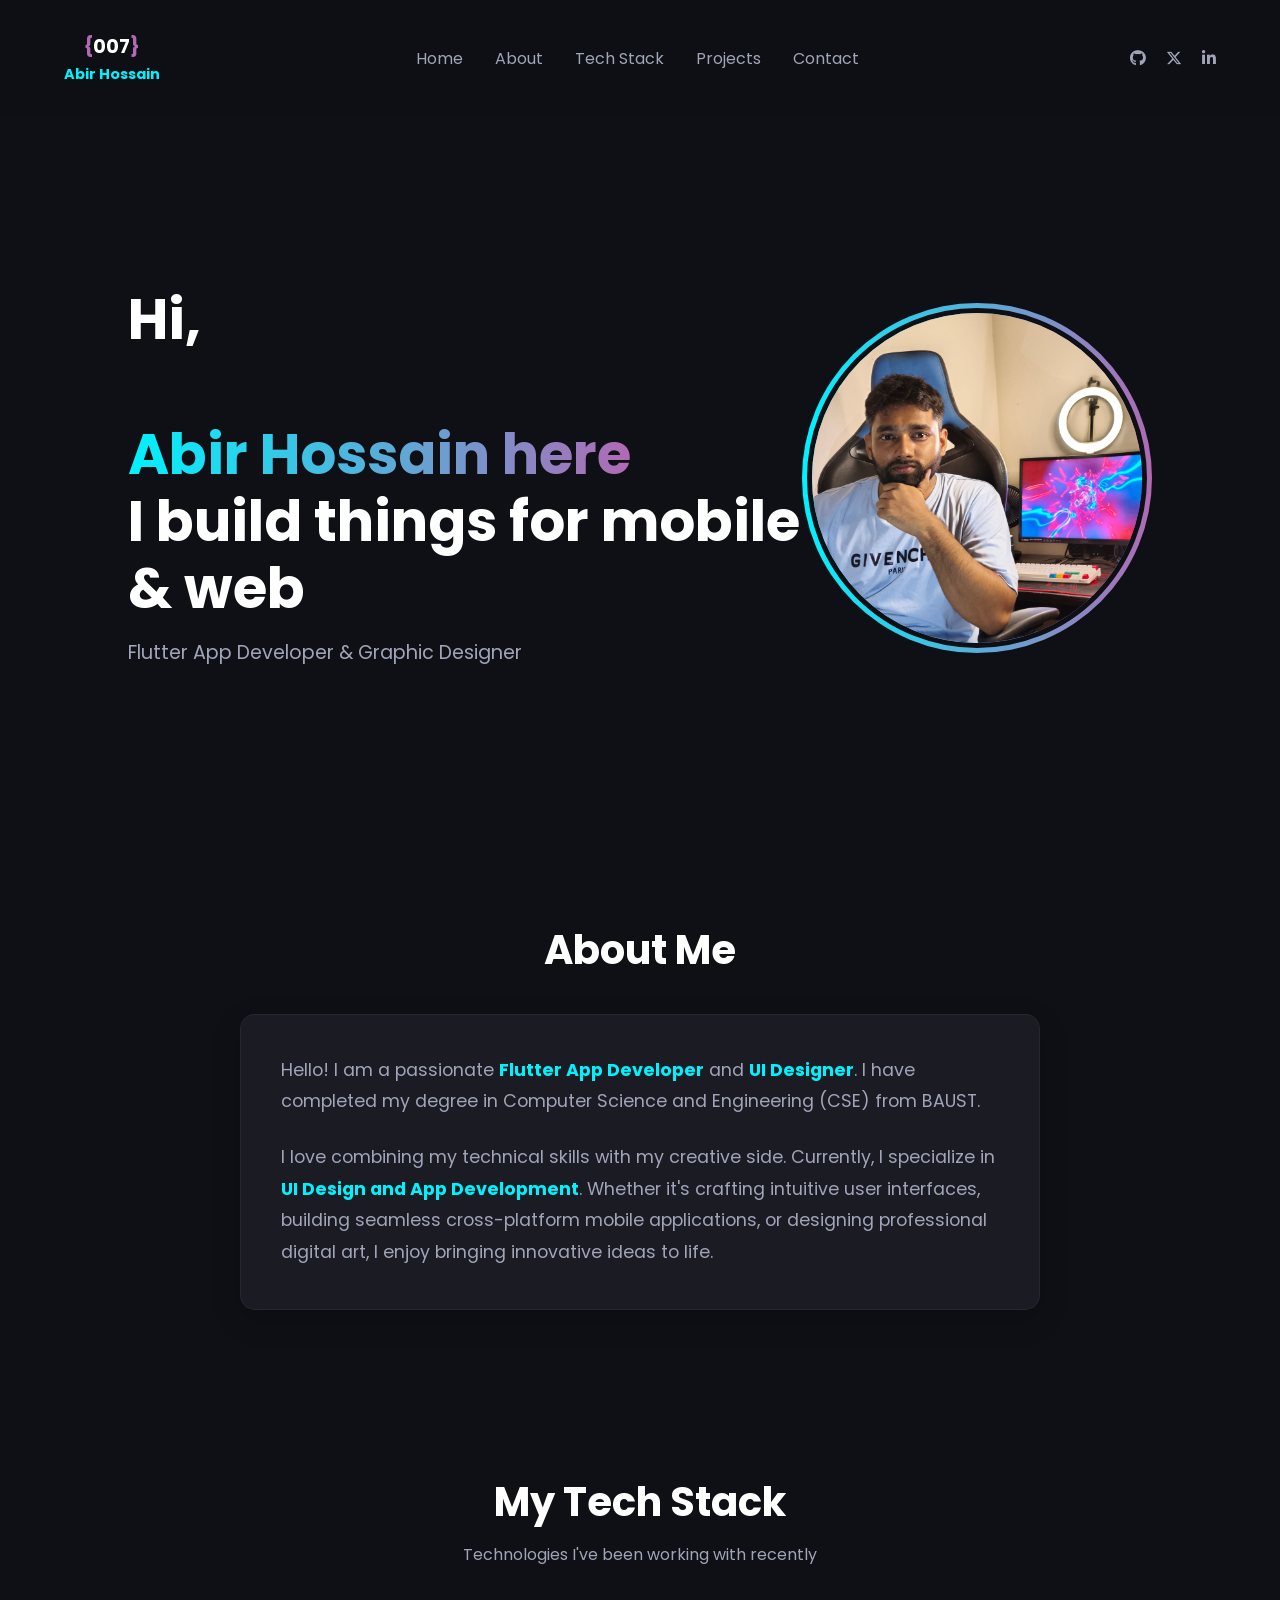
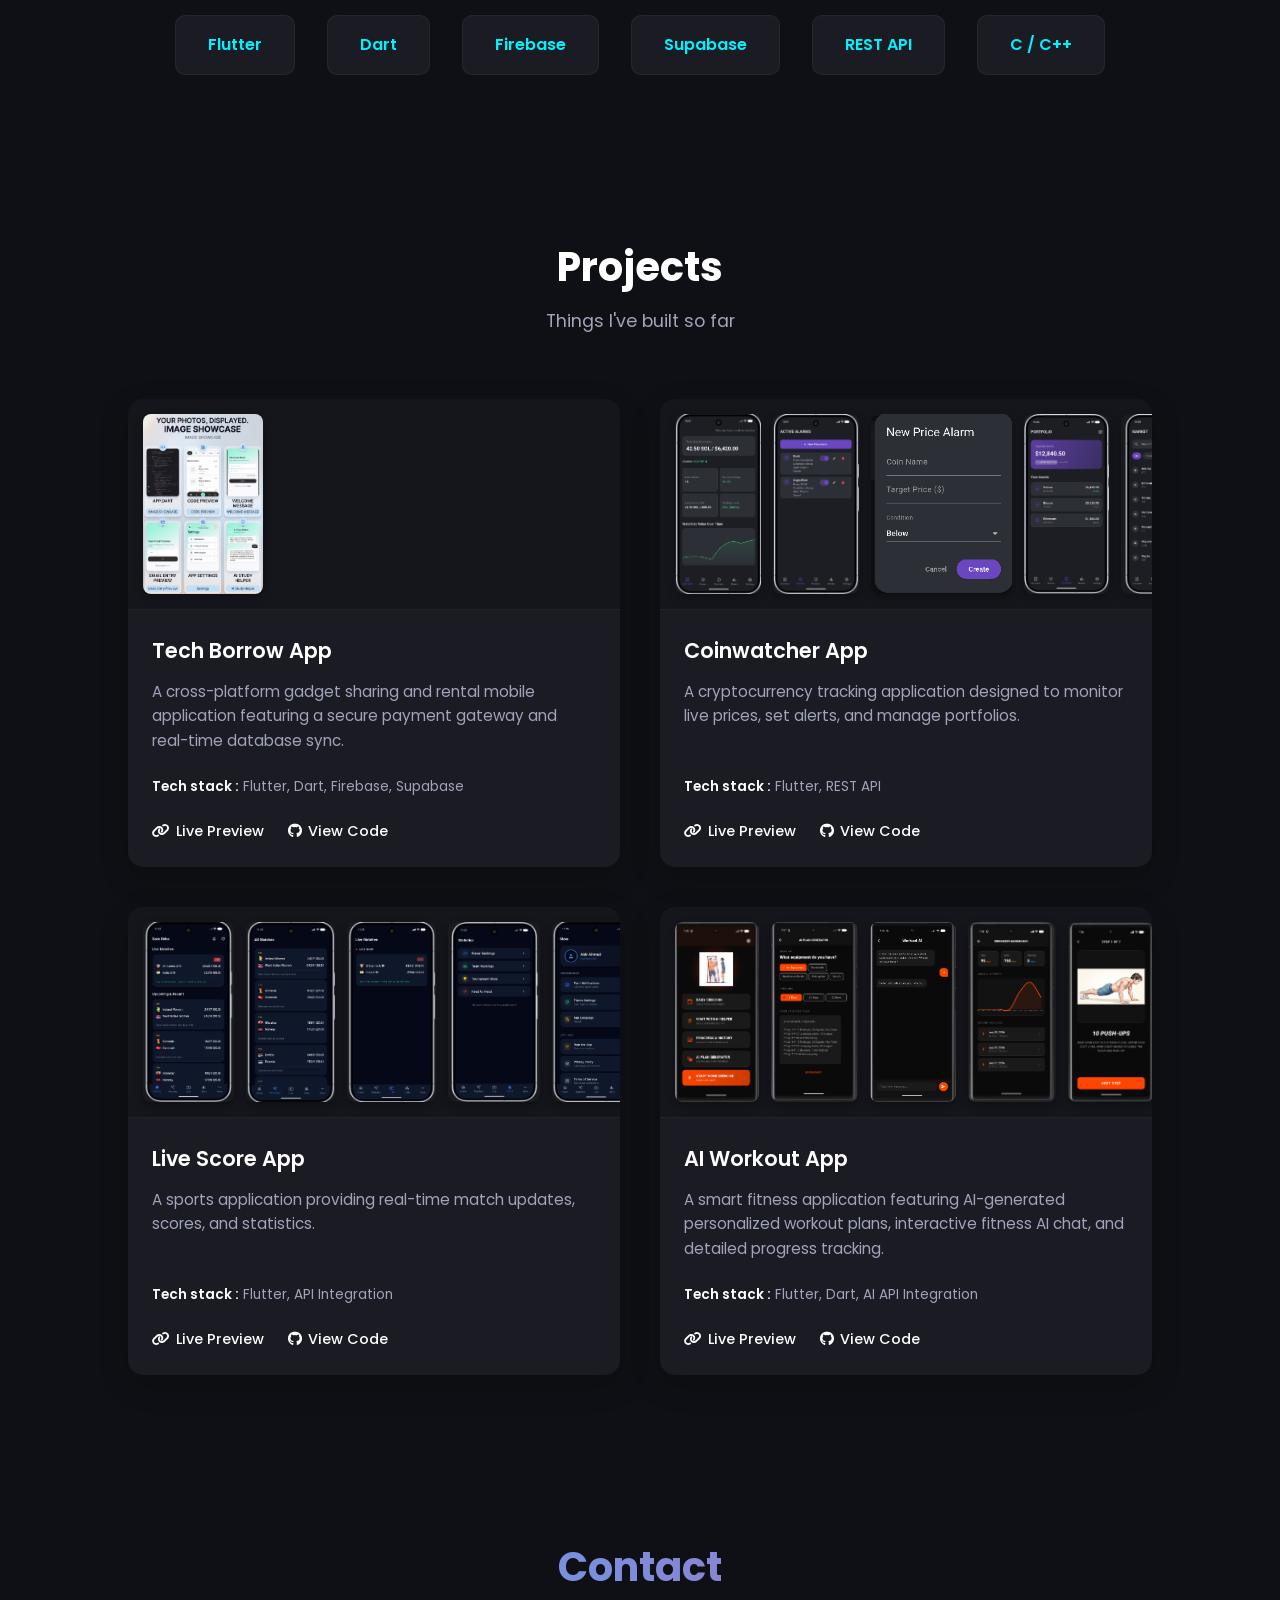
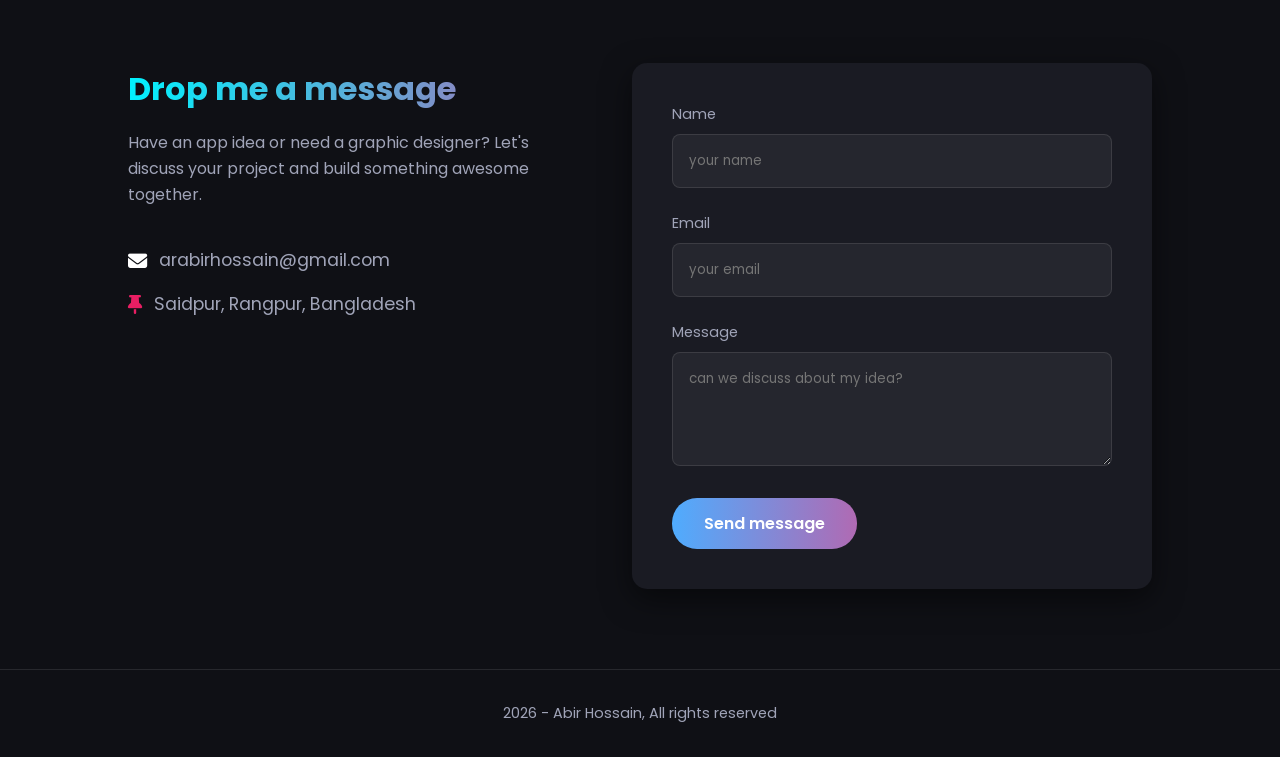
<file: index.html>
<!DOCTYPE html>
<html lang="en">
<head>
    <meta charset="UTF-8">
    <meta name="viewport" content="width=device-width, initial-scale=1.0">
    <title>Portfolio | Abir Hossain</title>
    <link rel="stylesheet" href="style.css">
    <!-- Google Fonts -->
    <link href="https://fonts.googleapis.com/css2?family=Poppins:wght@300;400;600;700&display=swap" rel="stylesheet">
    <!-- Font Awesome (Icons) -->
    <link rel="stylesheet" href="https://cdnjs.cloudflare.com/ajax/libs/font-awesome/6.4.0/css/all.min.css">
    <!-- AOS Animation CSS -->
    <link href="https://unpkg.com/aos@2.3.1/dist/aos.css" rel="stylesheet">
</head>
<body>

    <!-- Navigation Bar -->
    <header>
        <div class="logo">
            <span class="bracket">{</span>007<span class="bracket">}</span>
            <div class="logo-name">Abir Hossain</div>
        </div>
        <nav>
            <ul>
                <li><a href="#home">Home</a></li>
                <li><a href="#about">About</a></li>
                <li><a href="#tech">Tech Stack</a></li>
                <li><a href="#projects">Projects</a></li>
                <li><a href="#contact">Contact</a></li>
            </ul>
        </nav>
        <div class="social-icons">
            <a href="#" target="_blank" title="GitHub"><i class="fa-brands fa-github"></i></a>
            <a href="#" target="_blank" title="Twitter"><i class="fa-brands fa-x-twitter"></i></a>
            <a href="#" target="_blank" title="LinkedIn"><i class="fa-brands fa-linkedin-in"></i></a>
        </div>
    </header>

    <!-- Hero Section -->
    <section id="home" class="hero" data-aos="fade-up">
        <div class="hero-text">
            <h1>Hi,<br> <br><span class="gradient-text">Abir Hossain here </span><br>I build things for mobile & web</h1>
            <p class="subtitle">Flutter App Developer & Graphic Designer</p>
        </div>
        <div class="hero-image" data-aos="zoom-in" data-aos-delay="200">
            <div class="image-wrapper">
                <!-- personal pictue -->
                <img src="my photo/abir headshot.jpg" alt="Abir Hossain">
            </div>
        </div>
    </section>

    <!-- About Section -->
    <section id="about" class="about-section" data-aos="fade-up">
        <h2>About Me</h2>
        <div class="about-content">
            <p>
                Hello! I am a passionate <strong>Flutter App Developer</strong> and <strong>UI Designer</strong>. I have completed my degree in Computer Science and Engineering (CSE) from BAUST. 
            </p>
            <p>
                I love combining my technical skills with my creative side. Currently, I specialize in <strong>UI Design and App Development</strong>. Whether it's crafting intuitive user interfaces, building seamless cross-platform mobile applications, or designing professional digital art, I enjoy bringing innovative ideas to life.
            </p>
        </div>
    </section>

    <!-- Tech Stack Section -->
    <section id="tech" class="tech-stack" data-aos="fade-up">
        <h2>My Tech Stack</h2>
        <p>Technologies I've been working with recently</p>
        <div class="icons-grid">
            <div class="tech-icon" data-aos="flip-up" data-aos-delay="100">Flutter</div>
            <div class="tech-icon" data-aos="flip-up" data-aos-delay="200">Dart</div>
            <div class="tech-icon" data-aos="flip-up" data-aos-delay="300">Firebase</div>
            <div class="tech-icon" data-aos="flip-up" data-aos-delay="400">Supabase</div>
            <div class="tech-icon" data-aos="flip-up" data-aos-delay="500">REST API</div>
            <div class="tech-icon" data-aos="flip-up" data-aos-delay="600">C / C++</div>
        </div>
    </section>  

    <!-- Projects Section -->
    <section id="projects" class="projects-section">
        <h2 data-aos="fade-up">Projects</h2>
        <p class="section-subtitle" data-aos="fade-up" data-aos-delay="100">Things I've built so far</p>
        
        <div class="projects-grid">
            
            <!-- Project 1: Tech Borrow -->
            <div class="project-card" onclick="window.location.href='tech-borrow-details.html';" data-aos="fade-up" data-aos-delay="100">
                <div class="project-gallery">
                    <img src="Tech borrow image/techborrow.png" alt="Tech Borrow App" class="gallery-img">
                </div>
                <div class="project-content">
                    <h3 class="project-title">Tech Borrow App</h3>
                    <p class="project-desc">A cross-platform gadget sharing and rental mobile application featuring a secure payment gateway and real-time database sync.</p>
                    <p class="project-tech"><span>Tech stack :</span> Flutter, Dart, Firebase, Supabase</p>
                    <div class="project-links">
                        <a href="#" onclick="event.stopPropagation();"><i class="fa-solid fa-link"></i> Live Preview</a>
                        <a href="#" onclick="event.stopPropagation();"><i class="fa-brands fa-github"></i> View Code</a>
                    </div>
                </div>
            </div>

            <!-- Project 2: Coinwatcher -->
            <div class="project-card" onclick="window.location.href='coinwatcher-details.html';" data-aos="fade-up" data-aos-delay="200">
                <div class="project-gallery">
                    <img src="Coinwatcher/Screenshot 2026-07-15 104748.png" alt="Screen 1" class="gallery-img">
                    <img src="Coinwatcher/Screenshot 2026-07-15 104801.png" alt="Screen 2" class="gallery-img">
                    <img src="Coinwatcher/Screenshot 2026-07-15 104811.png" alt="Screen 3" class="gallery-img">
                    <img src="Coinwatcher/Screenshot 2026-07-15 104821.png" alt="Screen 4" class="gallery-img">
                    <img src="Coinwatcher/Screenshot 2026-07-15 104831.png" alt="Screen 5" class="gallery-img">
                </div>
                <div class="project-content">
                    <h3 class="project-title">Coinwatcher App</h3>
                    <p class="project-desc">A cryptocurrency tracking application designed to monitor live prices, set alerts, and manage portfolios.</p>
                    <p class="project-tech"><span>Tech stack :</span> Flutter, REST API</p>
                    <div class="project-links">
                        <a href="#" onclick="event.stopPropagation();"><i class="fa-solid fa-link"></i> Live Preview</a>
                        <a href="#" onclick="event.stopPropagation();"><i class="fa-brands fa-github"></i> View Code</a>
                    </div>
                </div>
            </div>

            <!-- Project 3: Live Score -->
            <div class="project-card" onclick="window.location.href='live-score-details.html';" data-aos="fade-up" data-aos-delay="300">
                <div class="project-gallery">
                    <img src="live score/Screenshot 2026-07-15 112524.png" alt="Screen 1" class="gallery-img">
                    <img src="live score/Screenshot 2026-07-15 112532.png" alt="Screen 2" class="gallery-img">
                    <img src="live score/Screenshot 2026-07-15 112544.png" alt="Screen 3" class="gallery-img">
                    <img src="live score/Screenshot 2026-07-15 112552.png" alt="Screen 4" class="gallery-img">
                    <img src="live score/Screenshot 2026-07-15 112603.png" alt="Screen 5" class="gallery-img">
                </div>
                <div class="project-content">
                    <h3 class="project-title">Live Score App</h3>
                    <p class="project-desc">A sports application providing real-time match updates, scores, and statistics.</p>
                    <p class="project-tech"><span>Tech stack :</span> Flutter, API Integration</p>
                    <div class="project-links">
                        <a href="#" onclick="event.stopPropagation();"><i class="fa-solid fa-link"></i> Live Preview</a>
                        <a href="#" onclick="event.stopPropagation();"><i class="fa-brands fa-github"></i> View Code</a>
                    </div>
                </div>
            </div>

            <!-- Project 4: AI Workout App -->
            <div class="project-card" onclick="window.location.href='ai-workout-details.html';" data-aos="fade-up" data-aos-delay="400">
                <div class="project-gallery">
                    <img src="Ai workout/home.png" alt="Home Screen" class="gallery-img">
                    <img src="Ai workout/Ai plan generator.png" alt="AI Plan Generator" class="gallery-img">
                    <img src="Ai workout/Ai chat.png" alt="AI Chat" class="gallery-img">
                    <img src="Ai workout/Progress dashboard.png" alt="Progress Dashboard" class="gallery-img">
                    <img src="Ai workout/Exe 1.png" alt="Exercise 1" class="gallery-img">
                    <img src="Ai workout/rest after one step.png" alt="Rest Timer" class="gallery-img">
                </div>
                <div class="project-content">
                    <h3 class="project-title">AI Workout App</h3>
                    <p class="project-desc">A smart fitness application featuring AI-generated personalized workout plans, interactive fitness AI chat, and detailed progress tracking.</p>
                    <p class="project-tech"><span>Tech stack :</span> Flutter, Dart, AI API Integration</p>
                    <div class="project-links">
                        <a href="#" onclick="event.stopPropagation();"><i class="fa-solid fa-link"></i> Live Preview</a>
                        <a href="#" onclick="event.stopPropagation();"><i class="fa-brands fa-github"></i> View Code</a>
                    </div>
                </div>
            </div>

        </div>
    </section>

    <!-- Contact Section -->
    <section id="contact" class="contact-section" data-aos="zoom-in">
        <h2 class="contact-title">Contact</h2>
        <div class="contact-container">
            <div class="contact-info">
                <h3 class="gradient-text">Drop me a message</h3>
                <p>Have an app idea or need a graphic designer? Let's discuss your project and build something awesome together.</p>
                <ul class="contact-list">
                    <li><i class="fa-solid fa-envelope icon-email"></i> arabirhossain@gmail.com</li>
                    <li><i class="fa-solid fa-thumbtack icon-pin"></i> Saidpur, Rangpur, Bangladesh</li>
                </ul>
            </div>
            
            <div class="contact-form">
                <form action="#">
                    <label for="name">Name</label>
                    <input type="text" id="name" placeholder="your name">
                    
                    <label for="email">Email</label>
                    <input type="email" id="email" placeholder="your email">
                    
                    <label for="message">Message</label>
                    <textarea id="message" rows="4" placeholder="can we discuss about my idea?"></textarea>
                    
                    <button type="submit" class="gradient-btn">Send message</button>
                </form>
            </div>
        </div>
    </section>

    <!-- Back to Top Button -->
    <button id="backToTop" title="Go to top"><i class="fa-solid fa-arrow-up"></i></button>

    <footer>
        <p>2026 - Abir Hossain, All rights reserved</p>
    </footer>

    <!-- AOS Animation JS -->
    <script src="https://unpkg.com/aos@2.3.1/dist/aos.js"></script>
    
    <!-- Custom Scripts -->
    <script>
        // Initialize Animations
        AOS.init({
            duration: 800, 
            once: true,    
            offset: 100    
        });

        // Back to Top Logic
        let mybutton = document.getElementById("backToTop");
        window.onscroll = function() {
            if (document.body.scrollTop > 300 || document.documentElement.scrollTop > 300) {
                mybutton.classList.add("show");
            } else {
                mybutton.classList.remove("show");
            }
        };
        mybutton.onclick = function() {
            window.scrollTo({top: 0, behavior: 'smooth'});
        };
    </script>
</body>
</html>
</file>
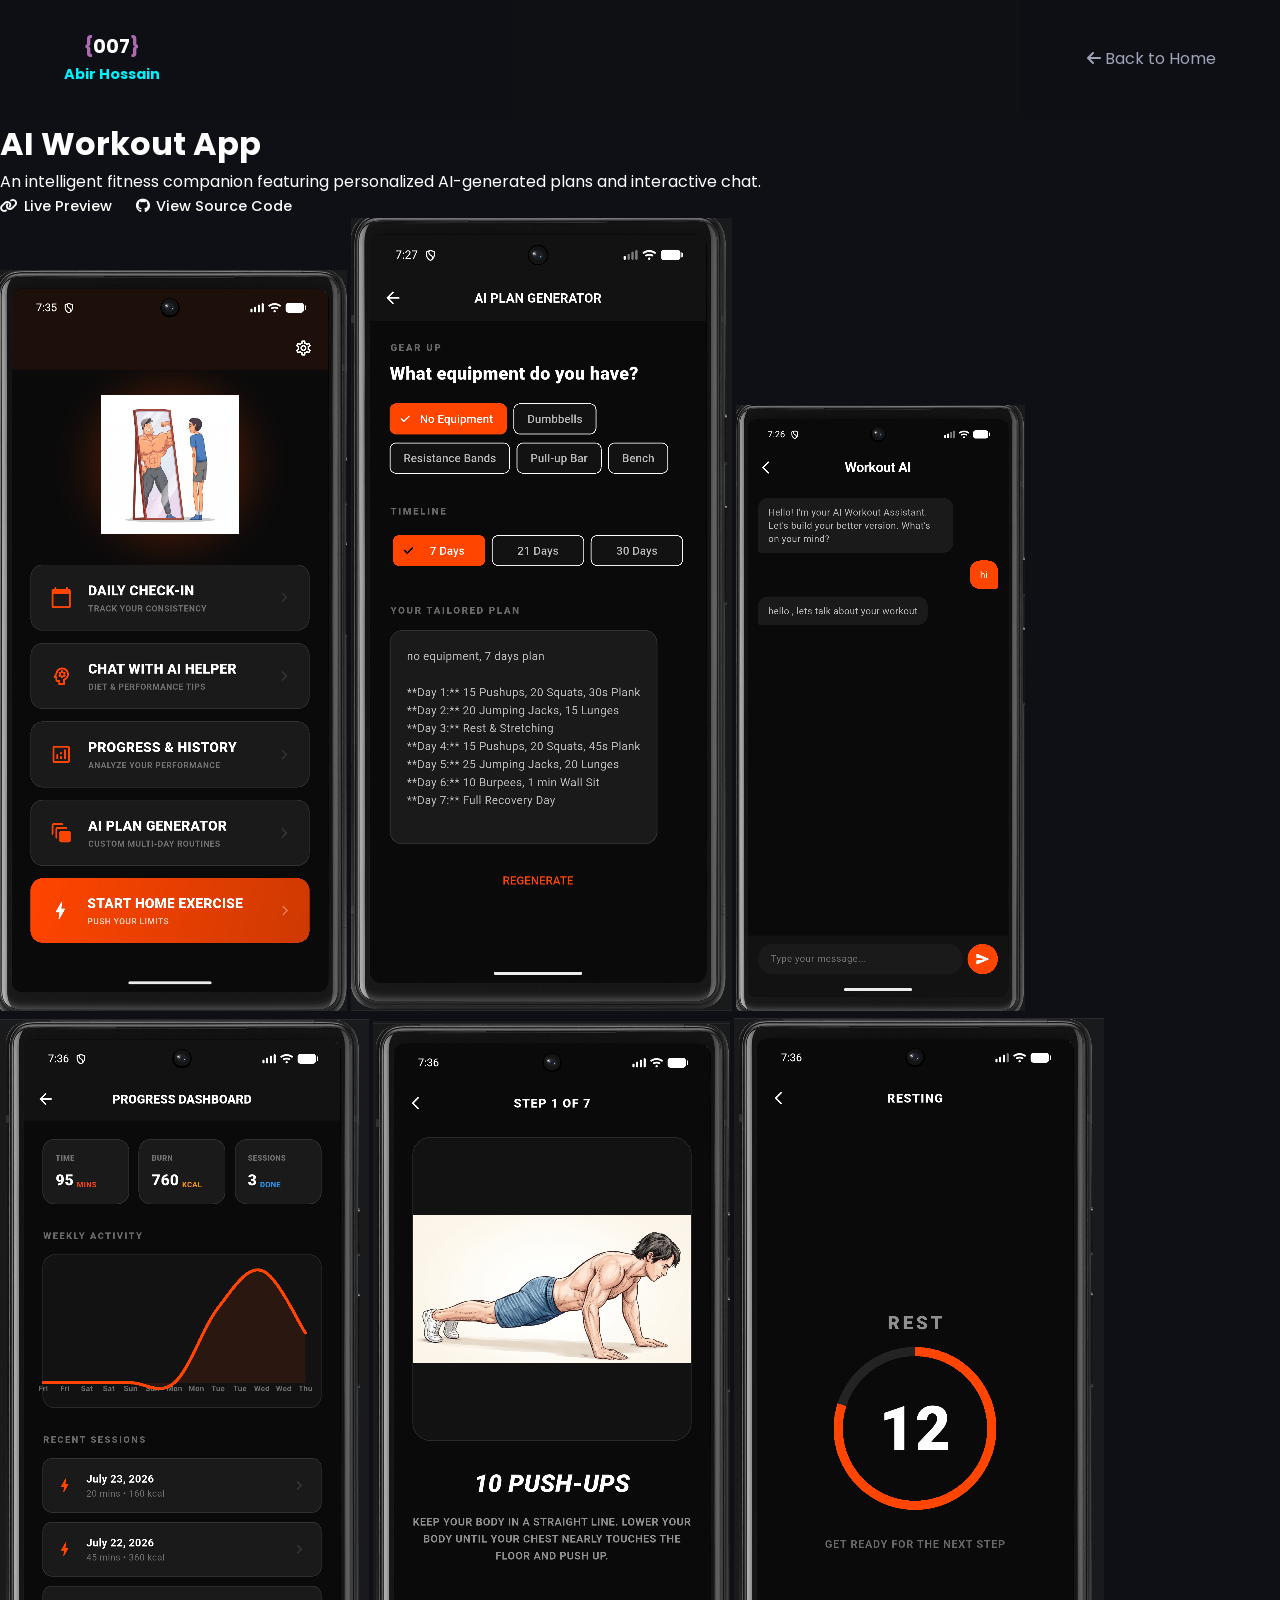
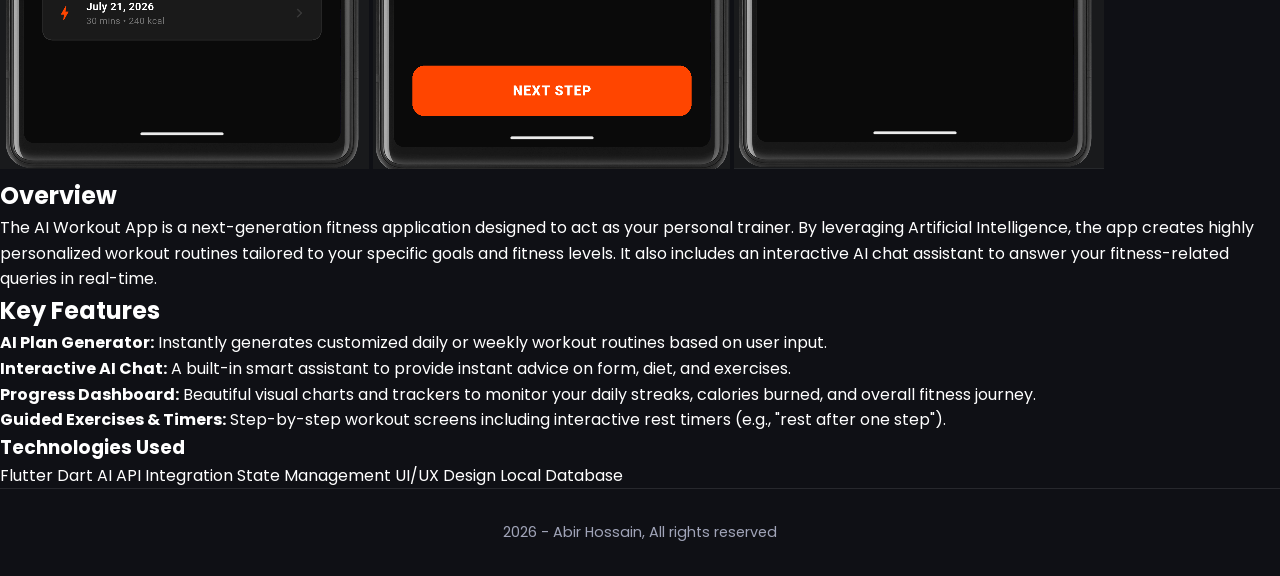
<file: ai-workout-details.html>
<!DOCTYPE html>
<html lang="en">
<head>
    <meta charset="UTF-8">
    <meta name="viewport" content="width=device-width, initial-scale=1.0">
    <title>AI Workout Details | Abir Hossain</title>
    <!--  style.css -->
    <link rel="stylesheet" href="style.css">
    <link rel="stylesheet" href="https://cdnjs.cloudflare.com/ajax/libs/font-awesome/6.4.0/css/all.min.css">
    <link href="https://fonts.googleapis.com/css2?family=Poppins:wght@300;400;600;700&display=swap" rel="stylesheet">
</head>
<body>

    <!-- Navigation Bar -->
    <header>
        <div class="logo">
            <span class="bracket">{</span>007<span class="bracket">}</span>
            <div class="logo-name">Abir Hossain</div>
        </div>
        <nav>
            <a href="index.html" class="back-btn"><i class="fa-solid fa-arrow-left"></i> Back to Home</a>
        </nav>
    </header>

    <!-- Project Details Section -->
    <main class="project-details-page">
        
        <!-- Header Info -->
        <div class="details-header">
            <h1>AI Workout App</h1>
            <p>An intelligent fitness companion featuring personalized AI-generated plans and interactive chat.</p>
            <div class="project-links details-links">
                <a href="#"><i class="fa-solid fa-link"></i> Live Preview</a>
                <a href="#"><i class="fa-brands fa-github"></i> View Source Code</a>
            </div>
        </div>

        <!-- Gallery for Screenshots  -->
        <div class="details-gallery">
            <img src="Ai workout/home.png" alt="Home Screen">
            <img src="Ai workout/Ai plan generator.png" alt="AI Plan Generator">
            <img src="Ai workout/Ai chat.png" alt="AI Chat">
            <img src="Ai workout/Progress dashboard.png" alt="Progress Dashboard">
            <img src="Ai workout/Exe 1.png" alt="Exercise Screen">
            <img src="Ai workout/rest after one step.png" alt="Rest Timer">
        </div>
        
        <!-- Details Content -->
        <div class="details-content">
            
            <div class="details-text">
                <h2>Overview</h2>
                <p>The AI Workout App is a next-generation fitness application designed to act as your personal trainer. By leveraging Artificial Intelligence, the app creates highly personalized workout routines tailored to your specific goals and fitness levels. It also includes an interactive AI chat assistant to answer your fitness-related queries in real-time.</p>
                
                <h2>Key Features</h2>
                <ul>
                    <li><strong>AI Plan Generator:</strong> Instantly generates customized daily or weekly workout routines based on user input.</li>
                    <li><strong>Interactive AI Chat:</strong> A built-in smart assistant to provide instant advice on form, diet, and exercises.</li>
                    <li><strong>Progress Dashboard:</strong> Beautiful visual charts and trackers to monitor your daily streaks, calories burned, and overall fitness journey.</li>
                    <li><strong>Guided Exercises & Timers:</strong> Step-by-step workout screens including interactive rest timers (e.g., "rest after one step").</li>
                </ul>
            </div>
            
            <div class="details-sidebar">
                <h3>Technologies Used</h3>
                <div class="tech-tags">
                    <span>Flutter</span>
                    <span>Dart</span>
                    <span>AI API Integration</span>
                    <span>State Management</span>
                    <span>UI/UX Design</span>
                    <span>Local Database</span>
                </div>
            </div>
            
        </div>
    </main>

    <footer>
        <p>2026 - Abir Hossain, All rights reserved</p>
    </footer>

</body>
</html>
</file>
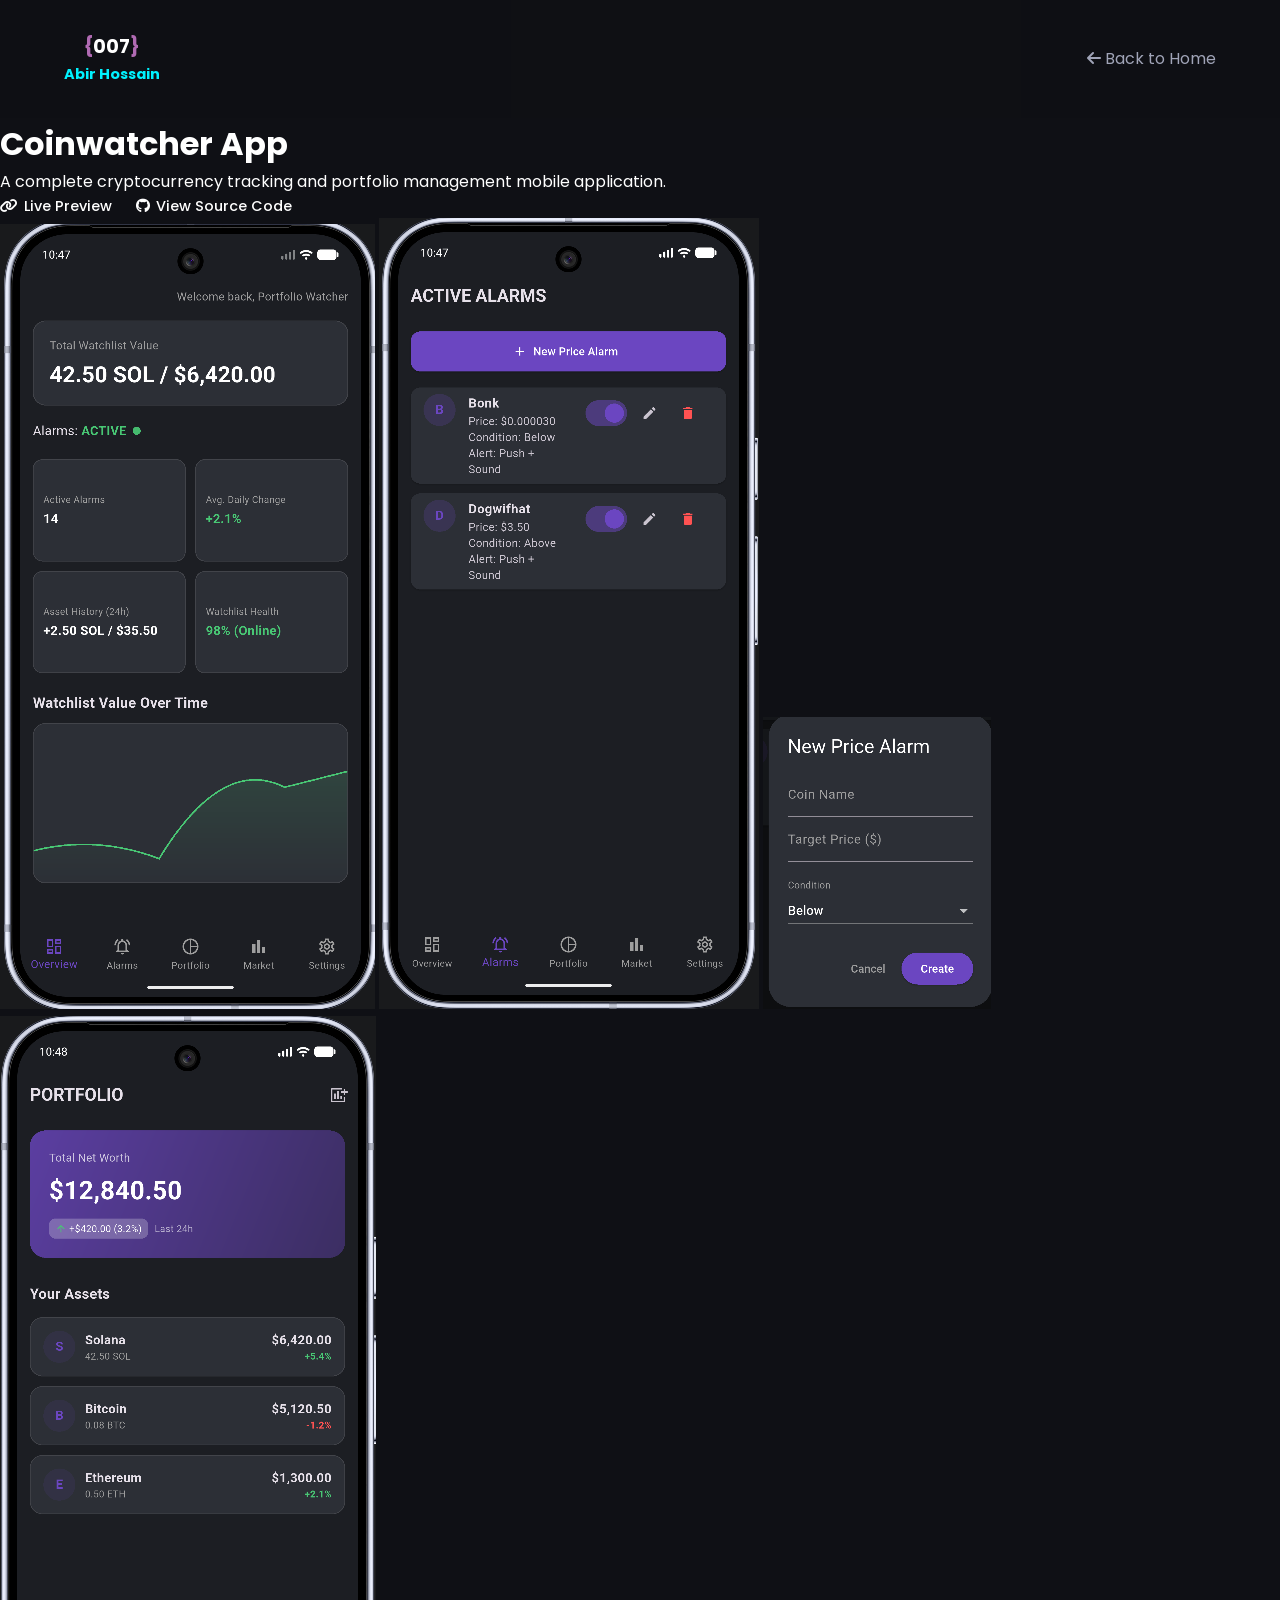
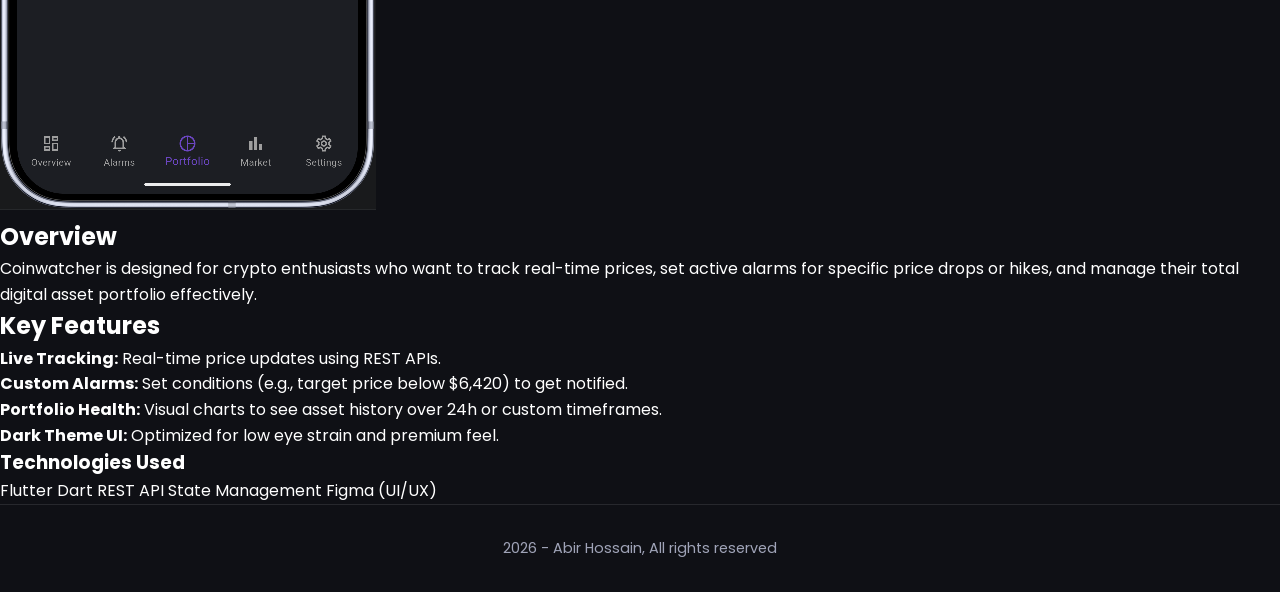
<file: coinwatcher-details.html>
<!DOCTYPE html>
<html lang="en">
<head>
    <meta charset="UTF-8">
    <meta name="viewport" content="width=device-width, initial-scale=1.0">
    <title>Coinwatcher Details | Abir Hossain</title>
    <!--  style.css  -->
    <link rel="stylesheet" href="style.css">
    <link rel="stylesheet" href="https://cdnjs.cloudflare.com/ajax/libs/font-awesome/6.4.0/css/all.min.css">
    <link href="https://fonts.googleapis.com/css2?family=Poppins:wght@300;400;600;700&display=swap" rel="stylesheet">
</head>
<body>

    <!-- Navigation Bar  -->
    <header>
        <div class="logo">
            <span class="bracket">{</span>007<span class="bracket">}</span>
            <div class="logo-name">Abir Hossain</div>
        </div>
        <nav>
            <a href="index.html" class="back-btn"><i class="fa-solid fa-arrow-left"></i> Back to Home</a>
        </nav>
    </header>

    <!-- Project Details Section -->
    <main class="project-details-page">
        
        <!-- Header Info -->
        <div class="details-header">
            <h1>Coinwatcher App</h1>
            <p>A complete cryptocurrency tracking and portfolio management mobile application.</p>
            <div class="project-links details-links">
                <a href="#"><i class="fa-solid fa-link"></i> Live Preview</a>
                <a href="#"><i class="fa-brands fa-github"></i> View Source Code</a>
            </div>
        </div>

        <!-- Big Gallery for Screenshots -->
        <div class="details-gallery">
            <img src="Coinwatcher/Screenshot 2026-07-15 104748.png" alt="Screen 1">
            <img src="Coinwatcher/Screenshot 2026-07-15 104801.png" alt="Screen 2">
            <img src="Coinwatcher/Screenshot 2026-07-15 104811.png" alt="Screen 3">
            <img src="Coinwatcher/Screenshot 2026-07-15 104821.png" alt="Screen 4">
        </div>

        <!-- Details Content  -->
        <div class="details-content">
            
            <div class="details-text">
                <h2>Overview</h2>
                <p>Coinwatcher is designed for crypto enthusiasts who want to track real-time prices, set active alarms for specific price drops or hikes, and manage their total digital asset portfolio effectively.</p>
                
                <h2>Key Features</h2>
                <ul>
                    <li><strong>Live Tracking:</strong> Real-time price updates using REST APIs.</li>
                    <li><strong>Custom Alarms:</strong> Set conditions (e.g., target price below $6,420) to get notified.</li>
                    <li><strong>Portfolio Health:</strong> Visual charts to see asset history over 24h or custom timeframes.</li>
                    <li><strong>Dark Theme UI:</strong> Optimized for low eye strain and premium feel.</li>
                </ul>
            </div>
            
            <div class="details-sidebar">
                <h3>Technologies Used</h3>
                <div class="tech-tags">
                    <span>Flutter</span>
                    <span>Dart</span>
                    <span>REST API</span>
                    <span>State Management</span>
                    <span>Figma (UI/UX)</span>
                </div>
            </div>
            
        </div>
    </main>

    <footer>
        <p>2026 - Abir Hossain, All rights reserved</p>
    </footer>

</body>
</html>
</file>
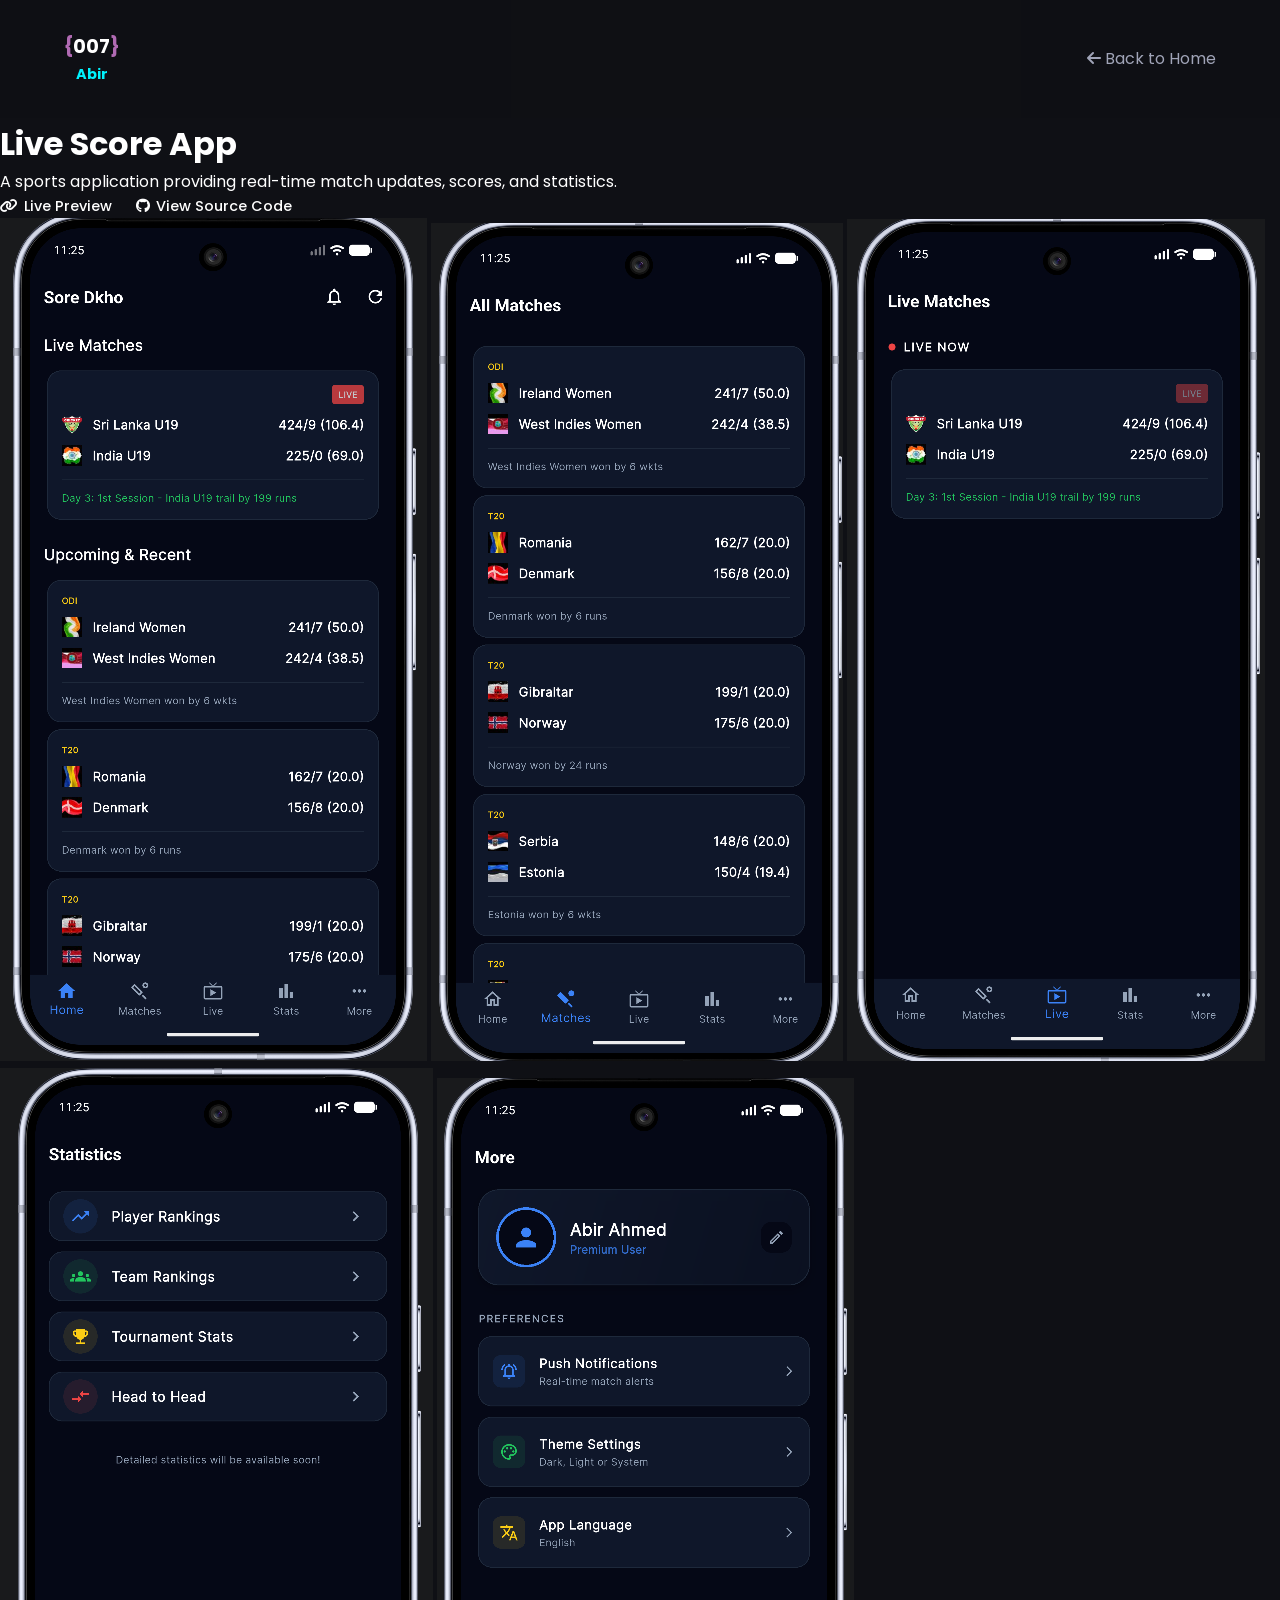
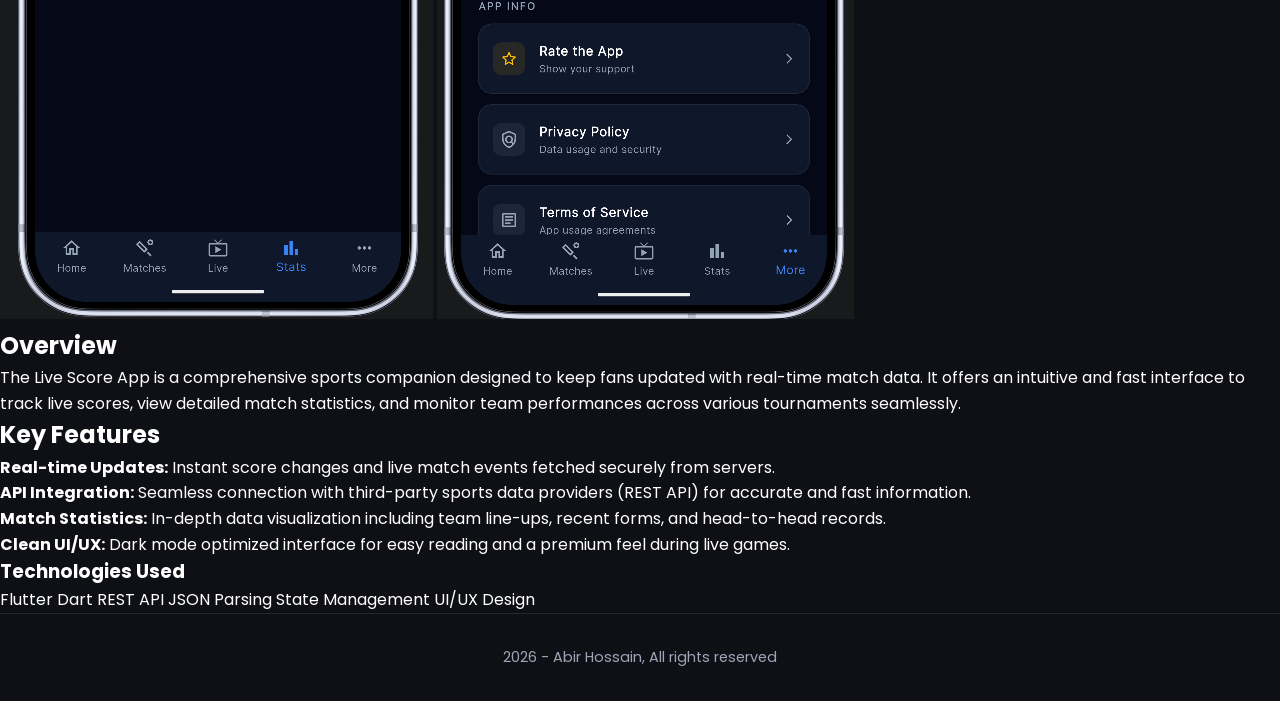
<file: live-score-details.html>
<!DOCTYPE html>
<html lang="en">
<head>
    <meta charset="UTF-8">
    <meta name="viewport" content="width=device-width, initial-scale=1.0">
    <title>Live Score Details | Abir Hossain</title>
    <!--  style.css  -->
    <link rel="stylesheet" href="style.css">
    <link rel="stylesheet" href="https://cdnjs.cloudflare.com/ajax/libs/font-awesome/6.4.0/css/all.min.css">
    <link href="https://fonts.googleapis.com/css2?family=Poppins:wght@300;400;600;700&display=swap" rel="stylesheet">
</head>
<body>

    <!-- Navigation Bar -->
    <header>
        <div class="logo">
            <span class="bracket">{</span>007<span class="bracket">}</span>
            <div class="logo-name">Abir</div>
        </div>
        <nav>
            <a href="index.html" class="back-btn"><i class="fa-solid fa-arrow-left"></i> Back to Home</a>
        </nav>
    </header>

    <!-- Project Details Section -->
    <main class="project-details-page">
        
        <!-- Header Info -->
        <div class="details-header">
            <h1>Live Score App</h1>
            <p>A sports application providing real-time match updates, scores, and statistics.</p>
            <div class="project-links details-links">
                <a href="#"><i class="fa-solid fa-link"></i> Live Preview</a>
                <a href="#"><i class="fa-brands fa-github"></i> View Source Code</a>
            </div>
        </div>

        <!-- Gallery for Screenshots -->
        <div class="details-gallery">
            <!--  Live Score ss  -->
            <img src="live score/Screenshot 2026-07-15 112524.png" alt="Live Score Screen 1">
            <img src="live score/Screenshot 2026-07-15 112532.png" alt="Live Score Screen 2">
            <img src="live score/Screenshot 2026-07-15 112544.png" alt="Live Score Screen 3">
            <img src="live score/Screenshot 2026-07-15 112552.png" alt="Live Score Screen 4">
            <img src="live score/Screenshot 2026-07-15 112603.png" alt="Live Score Screen 5">
        </div>

        <!-- Details Content -->
        <div class="details-content">
            
            <div class="details-text">
                <h2>Overview</h2>
                <p>The Live Score App is a comprehensive sports companion designed to keep fans updated with real-time match data. It offers an intuitive and fast interface to track live scores, view detailed match statistics, and monitor team performances across various tournaments seamlessly.</p>
                
                <h2>Key Features</h2>
                <ul>
                    <li><strong>Real-time Updates:</strong> Instant score changes and live match events fetched securely from servers.</li>
                    <li><strong>API Integration:</strong> Seamless connection with third-party sports data providers (REST API) for accurate and fast information.</li>
                    <li><strong>Match Statistics:</strong> In-depth data visualization including team line-ups, recent forms, and head-to-head records.</li>
                    <li><strong>Clean UI/UX:</strong> Dark mode optimized interface for easy reading and a premium feel during live games.</li>
                </ul>
            </div>
            
            <div class="details-sidebar">
                <h3>Technologies Used</h3>
                <div class="tech-tags">
                    <span>Flutter</span>
                    <span>Dart</span>
                    <span>REST API</span>
                    <span>JSON Parsing</span>
                    <span>State Management</span>
                    <span>UI/UX Design</span>
                </div>
            </div>
            
        </div>
    </main>

    <footer>
        <p>2026 - Abir Hossain, All rights reserved</p>
    </footer>

</body>
</html>
</file>
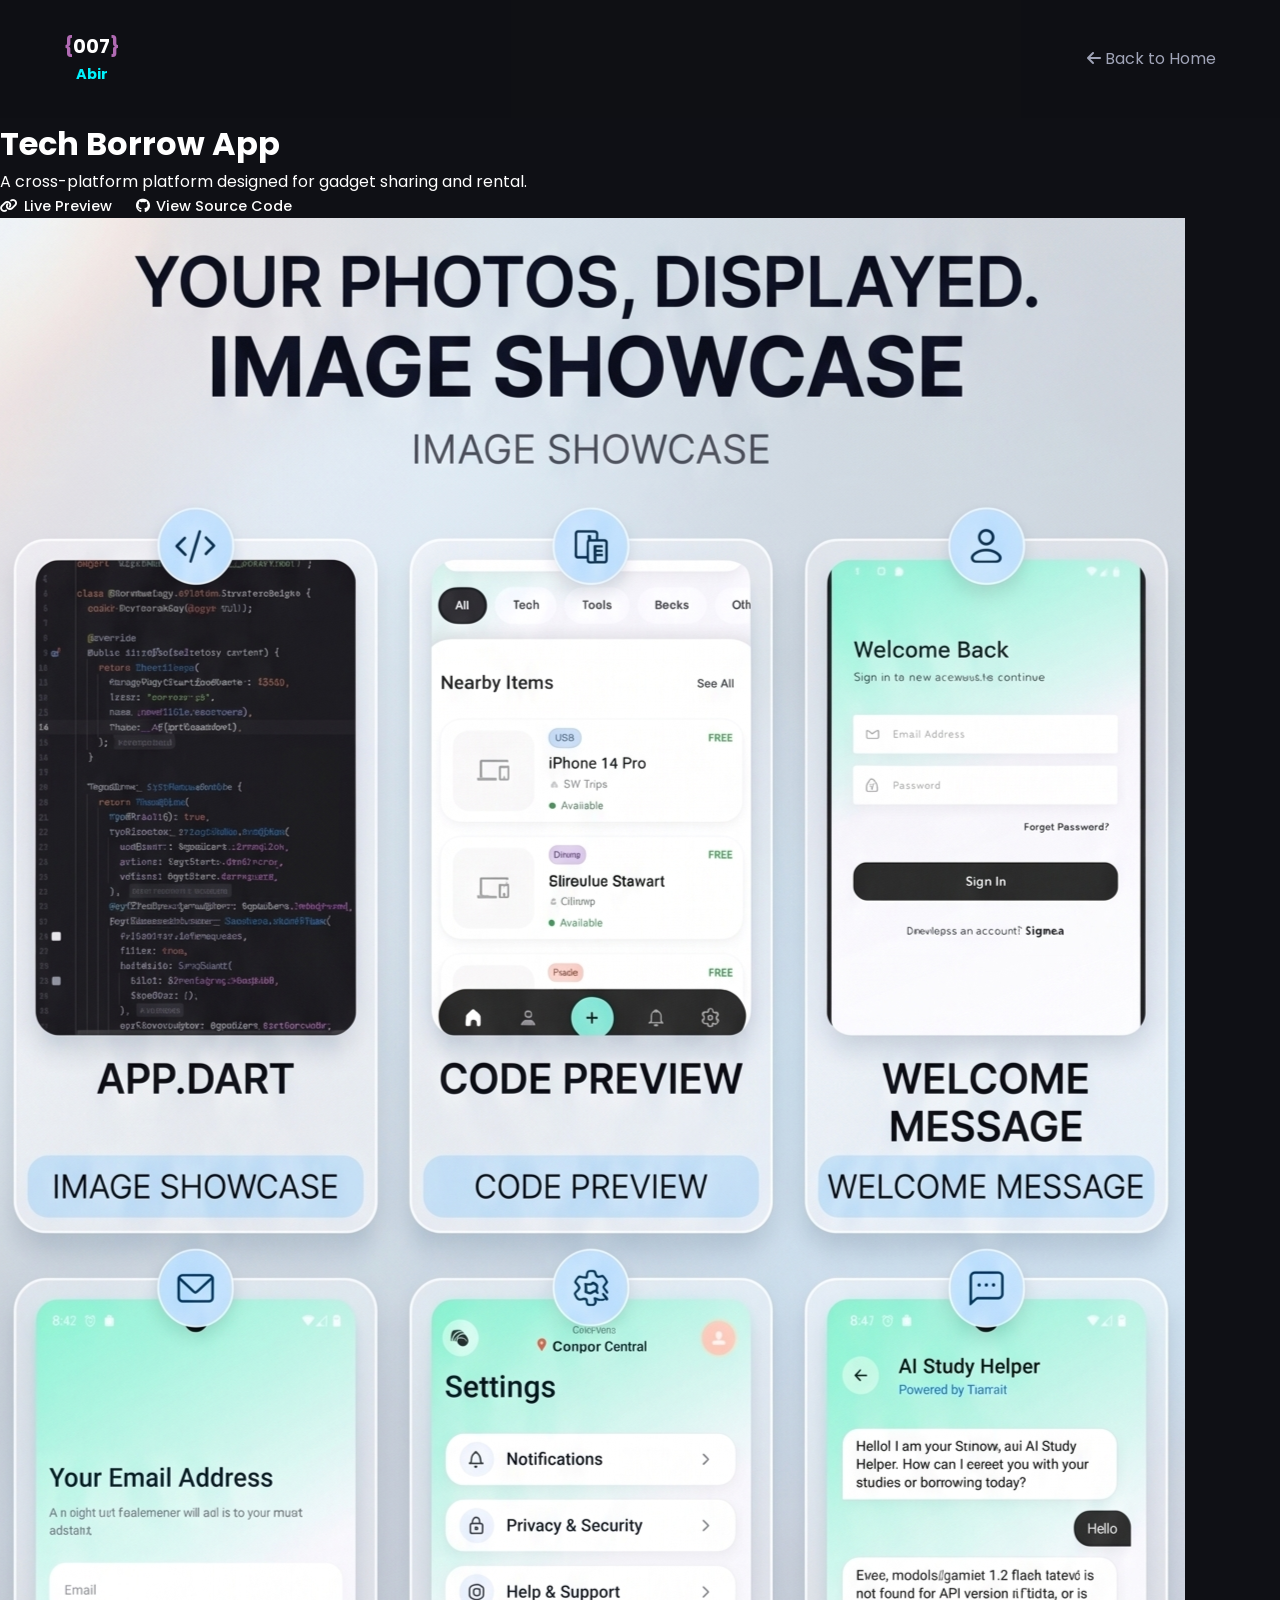
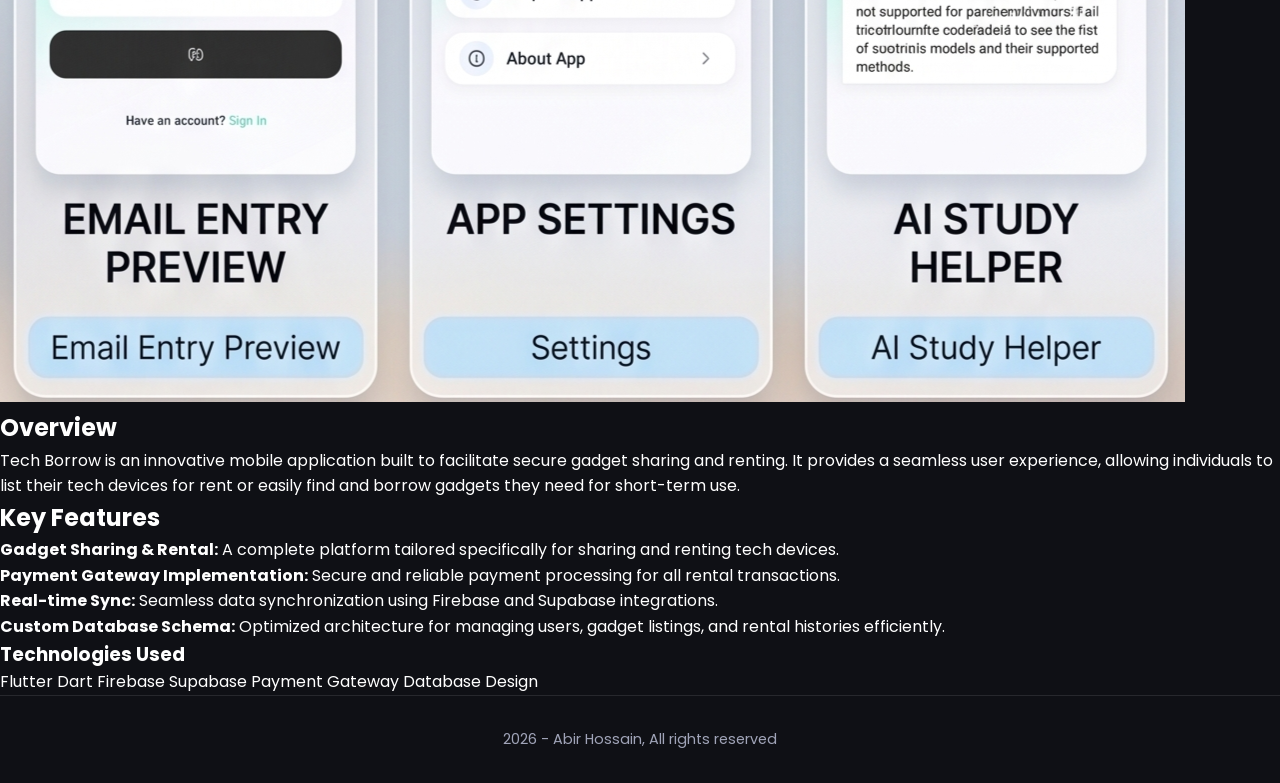
<file: tech-borrow-details.html>
<!DOCTYPE html>
<html lang="en">
<head>
    <meta charset="UTF-8">
    <meta name="viewport" content="width=device-width, initial-scale=1.0">
    <title>Tech Borrow Details | Abir Hossain</title>
    <!--  style.css  -->
    <link rel="stylesheet" href="style.css">
    <link rel="stylesheet" href="https://cdnjs.cloudflare.com/ajax/libs/font-awesome/6.4.0/css/all.min.css">
    <link href="https://fonts.googleapis.com/css2?family=Poppins:wght@300;400;600;700&display=swap" rel="stylesheet">
</head>
<body>

    <!-- Navigation Bar -->
    <header>
        <div class="logo">
            <span class="bracket">{</span>007<span class="bracket">}</span>
            <div class="logo-name">Abir</div>
        </div>
        <nav>
            <a href="index.html" class="back-btn"><i class="fa-solid fa-arrow-left"></i> Back to Home</a>
        </nav>
    </header>

    <!-- Project Details Section -->
    <main class="project-details-page">
        
        <!-- Header Info -->
        <div class="details-header">
            <h1>Tech Borrow App</h1>
            <p>A cross-platform platform designed for gadget sharing and rental.</p>
            <div class="project-links details-links">
                <a href="#"><i class="fa-solid fa-link"></i> Live Preview</a>
                <a href="#"><i class="fa-brands fa-github"></i> View Source Code</a>
            </div>
        </div>

        <!-- Gallery for Screenshots -->
        <div class="details-gallery">
            <!--Tech Borrow ss -->
            <img src="Tech borrow image/techborrow.png" alt="Tech Borrow Screen">
            <!--more ss -->
            <!-- <img src="Tech borrow image/screen2.png" alt="Screen 2"> -->
        </div>

        <!-- Details Content -->
        <div class="details-content">
            
            <div class="details-text">
                <h2>Overview</h2>
                <p>Tech Borrow is an innovative mobile application built to facilitate secure gadget sharing and renting. It provides a seamless user experience, allowing individuals to list their tech devices for rent or easily find and borrow gadgets they need for short-term use.</p>
                
                <h2>Key Features</h2>
                <ul>
                    <li><strong>Gadget Sharing & Rental:</strong> A complete platform tailored specifically for sharing and renting tech devices.</li>
                    <li><strong>Payment Gateway Implementation:</strong> Secure and reliable payment processing for all rental transactions.</li>
                    <li><strong>Real-time Sync:</strong> Seamless data synchronization using Firebase and Supabase integrations.</li>
                    <li><strong>Custom Database Schema:</strong> Optimized architecture for managing users, gadget listings, and rental histories efficiently.</li>
                </ul>
            </div>
            
            <div class="details-sidebar">
                <h3>Technologies Used</h3>
                <div class="tech-tags">
                    <span>Flutter</span>
                    <span>Dart</span>
                    <span>Firebase</span>
                    <span>Supabase</span>
                    <span>Payment Gateway</span>
                    <span>Database Design</span>
                </div>
            </div>
            
        </div>
    </main>

    <footer>
        <p>2026 - Abir Hossain, All rights reserved</p>
    </footer>

</body>
</html>
</file>
<file: style.css>
/* --- Global Variables & Reset --- */
:root {
    --bg-color: #0f1015;
    --surface-color: #1a1b23;
    --text-primary: #ffffff;
    --text-secondary: #a0a4b8;
    --gradient-1: #00f2fe;
    --gradient-2: #4facfe;
    --gradient-3: #b06ab3;
}

* {
    margin: 0;
    padding: 0;
    box-sizing: border-box;
    font-family: 'Poppins', sans-serif;
}

body {
    background-color: var(--bg-color);
    color: var(--text-primary);
    line-height: 1.6;
}

html {
    scroll-behavior: smooth;
}

/* --- Header / Navbar --- */
header {
    display: flex;
    justify-content: space-between;
    align-items: center;
    padding: 2rem 5%;
    background-color: rgba(15, 16, 21, 0.95);
    position: sticky;
    top: 0;
    z-index: 100;
}

.logo {
    font-weight: 700;
    font-size: 1.2rem;
    text-align: center;
}

.logo .bracket { color: var(--gradient-3); }
.logo-name { font-size: 0.9rem; color: var(--gradient-1); }

nav ul {
    display: flex;
    list-style: none;
    gap: 2rem;
}

nav a {
    text-decoration: none;
    color: var(--text-secondary);
    font-weight: 400;
    transition: color 0.3s ease;
}

nav a:hover { color: var(--text-primary); }

.social-icons a {
    color: var(--text-secondary);
    text-decoration: none;
    margin-left: 1rem;
}

/* --- Typography Gradients --- */
.gradient-text {
    background: linear-gradient(to right, var(--gradient-1), var(--gradient-3));
    -webkit-background-clip: text;
    -webkit-text-fill-color: transparent;
}

/* --- Hero Section --- */
.hero {
    display: flex;
    justify-content: space-between;
    align-items: center;
    padding: 6rem 10%;
    min-height: 80vh;
}

.hero-text h1 {
    font-size: 3.5rem;
    font-weight: 700;
    line-height: 1.2;
    margin-bottom: 1rem;
}

.hero-text .subtitle {
    color: var(--text-secondary);
    font-size: 1.2rem;
}

.hero-image .image-wrapper {
    width: 350px;
    height: 350px;
    border-radius: 50%;
    padding: 5px;
    background: linear-gradient(to right, var(--gradient-1), var(--gradient-3));
}

.hero-image img {
    width: 100%;
    height: 100%;
    border-radius: 50%;
    object-fit: cover;
    border: 5px solid var(--bg-color);
}

/* --- About Section --- */
.about-section {
    padding: 5rem 10%;
    text-align: center;
}

.about-section h2 {
    font-size: 2.5rem;
    margin-bottom: 2rem;
}

.about-content {
    max-width: 800px;
    margin: 0 auto;
    color: var(--text-secondary);
    font-size: 1.1rem;
    line-height: 1.8;
    background-color: var(--surface-color);
    padding: 2.5rem;
    border-radius: 15px;
    box-shadow: 0 10px 30px rgba(0, 0, 0, 0.2);
    text-align: left;
    border: 1px solid rgba(255, 255, 255, 0.05);
}

.about-content p { margin-bottom: 1.5rem; }
.about-content p:last-child { margin-bottom: 0; }
.about-content strong { color: var(--gradient-1); }

/* --- Tech Stack Section --- */
.tech-stack {
    text-align: center;
    padding: 5rem 10%;
}

.tech-stack h2 { font-size: 2.5rem; margin-bottom: 0.5rem; }
.tech-stack p { color: var(--text-secondary); margin-bottom: 3rem; }

.icons-grid {
    display: flex;
    justify-content: center;
    gap: 2rem;
    flex-wrap: wrap;
}

.tech-icon {
    background-color: var(--surface-color);
    padding: 1rem 2rem;
    border-radius: 10px;
    font-weight: 600;
    color: var(--gradient-1);
    border: 1px solid rgba(255, 255, 255, 0.05);
}

/* --- Projects Section --- */
.projects-section {
    padding: 5rem 10%;
    text-align: center;
}

.projects-section h2 { font-size: 2.5rem; margin-bottom: 0.5rem; }
.section-subtitle { color: var(--text-secondary); margin-bottom: 4rem; font-size: 1.1rem; }

.projects-grid {
    display: grid;
    grid-template-columns: repeat(auto-fit, minmax(320px, 1fr));
    gap: 2.5rem;
    text-align: left;
}

.project-card {
    background-color: var(--surface-color);
    border-radius: 15px;
    overflow: hidden;
    box-shadow: 0 10px 30px rgba(0, 0, 0, 0.2);
    display: flex;
    flex-direction: column;
    cursor: pointer;
    transition: transform 0.4s ease, box-shadow 0.4s ease;
}

.project-card:hover {
    transform: scale(1.03);
    box-shadow: 0 20px 40px rgba(0, 242, 254, 0.15);
}

/* Project Gallery */
.project-gallery {
    display: flex;
    gap: 12px;
    padding: 15px;
    overflow-x: auto;
    background-color: rgba(0, 0, 0, 0.2);
    border-bottom: 1px solid rgba(255, 255, 255, 0.05);
}

.gallery-img {
    height: 180px;
    width: auto;
    object-fit: contain;
    border-radius: 8px;
    box-shadow: 0 4px 10px rgba(0, 0, 0, 0.3);
}

.project-gallery::-webkit-scrollbar { height: 8px; }
.project-gallery::-webkit-scrollbar-track { background: rgba(255, 255, 255, 0.05); }
.project-gallery::-webkit-scrollbar-thumb { background: var(--gradient-2); border-radius: 10px; }
.project-gallery::-webkit-scrollbar-thumb:hover { background: var(--gradient-1); }

/* Project Content */
.project-content {
    padding: 1.5rem;
    display: flex;
    flex-direction: column;
    flex-grow: 1;
}

.project-title { font-size: 1.3rem; font-weight: 600; margin-bottom: 0.8rem; color: var(--text-primary); }
.project-desc { font-size: 0.95rem; color: var(--text-secondary); margin-bottom: 1.5rem; flex-grow: 1; }
.project-tech { font-size: 0.85rem; color: var(--text-secondary); margin-bottom: 1.5rem; line-height: 1.4; }
.project-tech span { font-weight: 600; color: var(--text-primary); }

.project-links {
    display: flex;
    gap: 1.5rem;
    font-size: 0.9rem;
    font-weight: 500;
    margin-top: auto;
}

.project-links a {
    display: flex;
    align-items: center;
    gap: 6px;
    color: #ffffff;
    text-decoration: none;
    transition: color 0.3s ease;
}

.project-links a:hover { color: var(--gradient-1); }

/* --- Contact Section --- */
.contact-section { padding: 5rem 10%; }
.contact-title {
    text-align: center;
    font-size: 2.5rem;
    margin-bottom: 4rem;
    background: linear-gradient(to right, var(--gradient-2), var(--gradient-3));
    -webkit-background-clip: text;
    -webkit-text-fill-color: transparent;
}

.contact-container {
    display: flex;
    justify-content: space-between;
    gap: 4rem;
}

.contact-info { flex: 1; }
.contact-info h3 { font-size: 2rem; margin-bottom: 1rem; }
.contact-info p { color: var(--text-secondary); margin-bottom: 2rem; }

.contact-list {
    list-style: none;
    color: var(--text-secondary);
    line-height: 2.5;
    margin-top: 1rem;
}

.contact-list li { display: flex; align-items: center; gap: 12px; font-size: 1.1rem; }
.icon-email { color: #ffffff; font-size: 1.2rem; }
.icon-pin { color: #e91e63; font-size: 1.2rem; }

.contact-form {
    flex: 1;
    background-color: var(--surface-color);
    padding: 2.5rem;
    border-radius: 15px;
    box-shadow: 0 10px 30px rgba(0, 0, 0, 0.5);
}

.contact-form label { display: block; margin-bottom: 0.5rem; font-size: 0.9rem; color: var(--text-secondary); }
.contact-form input, .contact-form textarea {
    width: 100%;
    padding: 1rem;
    margin-bottom: 1.5rem;
    background-color: rgba(255, 255, 255, 0.05);
    border: 1px solid rgba(255, 255, 255, 0.1);
    border-radius: 8px;
    color: var(--text-primary);
    outline: none;
}

.contact-form input:focus, .contact-form textarea:focus { border-color: var(--gradient-3); }

.gradient-btn {
    background: linear-gradient(to right, var(--gradient-2), var(--gradient-3));
    color: white;
    border: none;
    padding: 0.8rem 2rem;
    border-radius: 25px;
    font-size: 1rem;
    font-weight: 600;
    cursor: pointer;
    transition: opacity 0.3s ease;
}

.gradient-btn:hover { opacity: 0.9; }

/* --- Back to Top Button --- */
#backToTop {
    position: fixed;
    bottom: 30px;
    right: 30px;
    z-index: 99;
    font-size: 1.2rem;
    border: none;
    outline: none;
    background: linear-gradient(to right, var(--gradient-2), var(--gradient-3));
    color: white;
    cursor: pointer;
    padding: 15px 18px;
    border-radius: 50%;
    opacity: 0;
    visibility: hidden;
    transition: all 0.4s ease;
    box-shadow: 0 4px 15px rgba(0, 0, 0, 0.3);
    transform: translateY(20px);
}

#backToTop.show {
    opacity: 1;
    visibility: visible;
    transform: translateY(0);
}

#backToTop:hover {
    transform: translateY(-5px);
    box-shadow: 0 6px 20px rgba(0, 242, 254, 0.4);
    background: linear-gradient(to right, var(--gradient-1), var(--gradient-2));
}

/* --- Footer --- */
footer {
    text-align: center;
    padding: 2rem;
    border-top: 1px solid rgba(255,255,255,0.1);
    color: var(--text-secondary);
    font-size: 0.9rem;
}
</file>
